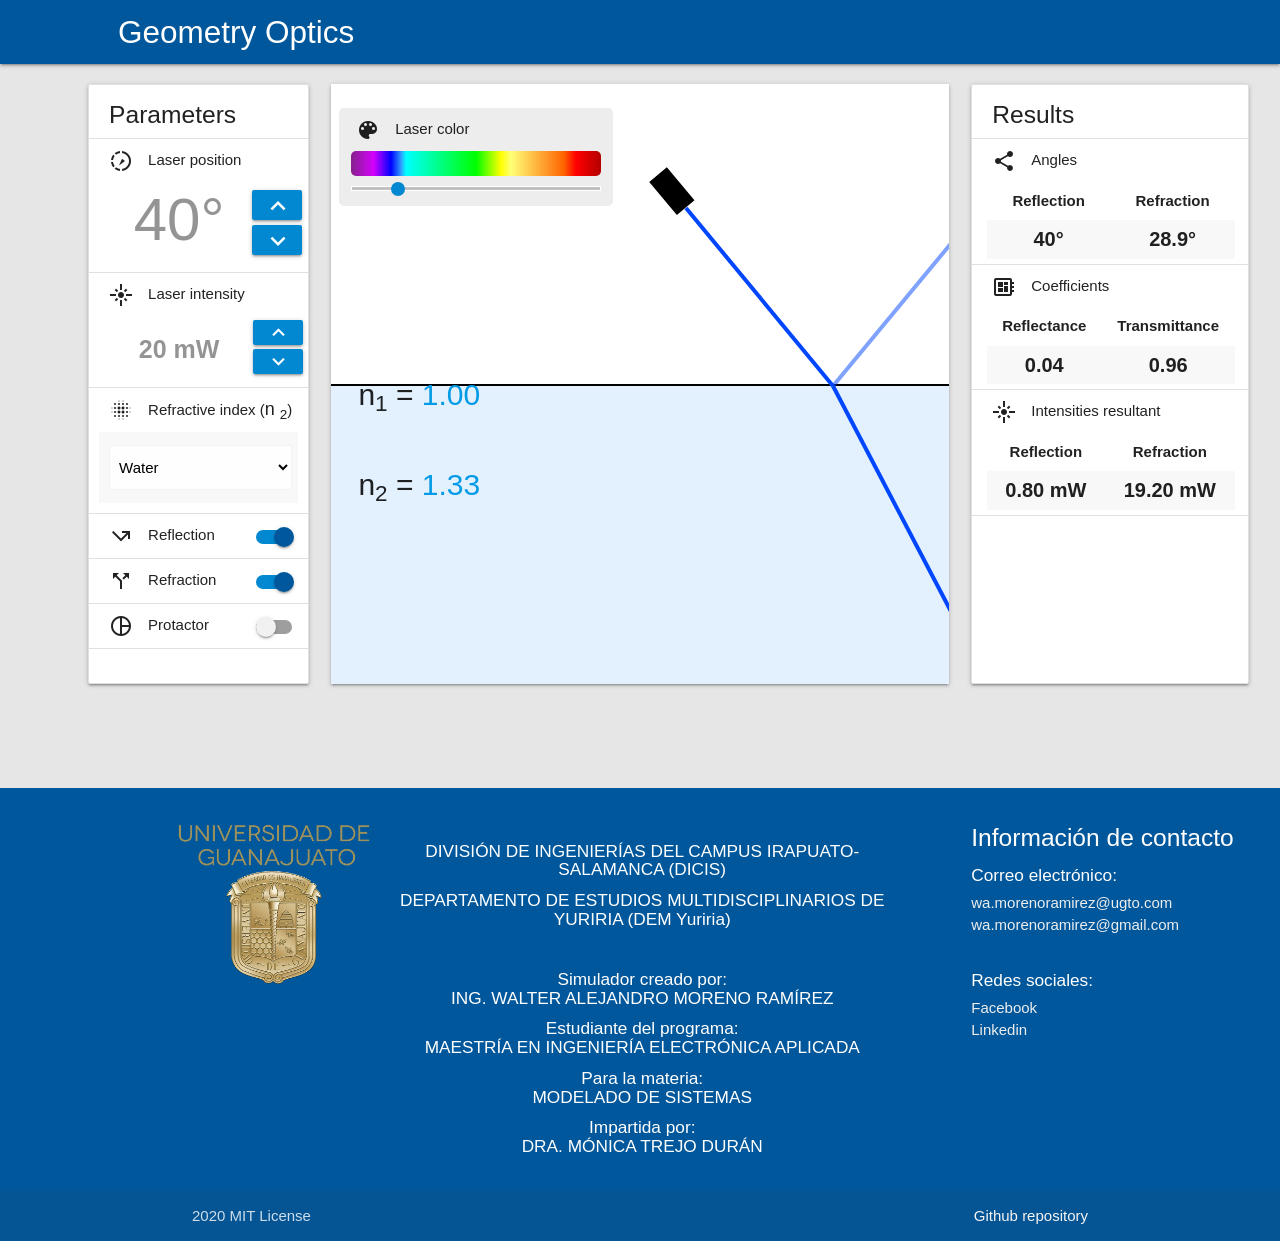
<file: index.html>
<!DOCTYPE html>
<html lang="en">
<head>
    <meta charset="UTF-8">
    <meta name="viewport" content="width=device-width, initial-scale=1.0">
    <link rel="stylesheet" href="Resource/css/materialize.min.css">
    <link rel="stylesheet" href="Resource/css/App.css">
    <link href="https://fonts.googleapis.com/icon?family=Material+Icons" rel="stylesheet">

    <title> Geometric Optics </title>
</head>
    <body>

        <nav class="light-blue darken-4">
            <div class="row">
                <div class="col m1 l1"></div>
                <div class="col m10 l10">
                    <div class="nav-wrapper">
                        <a href="index.html" class="brand-logo"> Geometry Optics </a>
                        <ul id="nav-mobile" class="right hide-on-med-and-down">
                            <!-- <li> <a class='dropdown-trigger btn' href='#' data-target='dropdown1'>Programas</a> </li> -->
                        </ul>
                    </div>
                </div>
                <div class="col m1 l1"></div>
            </div>
        </nav>

        <!-- Dropdown Structure -->
        <ul id='dropdown1' class='dropdown-content'>
            <li><a href="#!">one</a></li>
            <li><a href="#!">two</a></li>
            <li class="divider" tabindex="-1"></li>
            <li><a href="#!">three</a></li>
            <li><a href="#!"><i class="material-icons">view_module</i>four</a></li>
            <li><a href="#!"><i class="material-icons">cloud</i>five</a></li>
        </ul>

        <div class="row"></div>
        <div class="row">
            <div class="col m1 l1 col-left-blank"></div>
            
            <div class="col m2 l2 col-parameters">
                
                <ul class="collection with-header parameters-area">
                    <li class="collection-header"><h5> <strong>Parameters</strong> </h5></li>

                    <li class="collection-item">
                        <p class="laser-position-title"> <i class="material-icons left">slow_motion_video</i> Laser position </p>
                        
                        <div class="container-laser-position">
                            <div class="input-field laser-rotation-input">
                                <input disabled placeholder="Laser rotation" id="txtLaserPosition" type="text" class="validate" value="40°">
                            </div>

                            <div class="position-buttons">
                                <button id="btnMoreDegrees" class="waves-effect waves btn-small btnPaintCSS light-blue darken-2 degrees-icon"><i class="large material-icons">expand_less</i></button>
                                <button id="btnLessDegrees" class="waves-effect waves btn-small btnPaintCSS light-blue darken-2 degrees-icon"><i class="large material-icons">expand_more</i></button>
                            </div>

                        </div>
                    </li>

                    <li class="collection-item">
                        <p class="laser-position-title"> <i class="material-icons left">flare</i> Laser intensity  </p>

                        <div class="container-laser-position">
                            <div class="input-field laser-rotation-input">
                                <input disabled id="txt-laser-intensity" type="text" class="validate" value="20 mW">
                            </div>

                            <div class="position-intensity-buttons">
                                <button id="btn-more-laser-intensity" class="waves-effect waves btn light-blue darken-2 laser-icon"><i class="large material-icons">expand_less</i></button>
                                <button id="btn-less-laser-intensity" class="waves-effect waves btn light-blue darken-2 laser-icon"><i class="large material-icons">expand_more</i></button>
                            </div>

                        </div>
                    </li>

                    <li class="collection-item">
                        <div class="laser-position-title">
                            
                            <div> <i class="material-icons left">blur_on</i> Refractive index (<div class="refractive-indices-notation"> <strong>n <sub>2</sub></strong></div>) </div>

                            <table class="table-refractive-indices striped">
                                <thead>
                                  <tr>
<!--                                    <th class="center-align refractive-indices-notation"> n <sub>2</sub> </th>
                                    <th class="center-align refractive-indices-notation">
                                        <div class="numeration-refractive-index-3"></div> n <sub>3</sub> </div>
                                        
                                        <div class="switch switch-refractive-index-3">
                                            <label>
                                                <input id="checkbox-activate-index-3" type="checkbox">
                                                <span  class="lever"></span>
                                            </label>
                                        </div>
                                    </th> -->
                                  </tr>
                                </thead>
<br>
                                <tbody>
                                  <tr>
                                    <td>
                                        <div class="select-refractive-index-container">
                                            <select id="select-refractive-index-2" class="browser-default">
                                              <option value="1">Air</option>
                                              <option value="2">Water</option>
                                              <option value="3">Glass</option>
                                            </select>
                                        </div>
                                    </td>
<!--                                    <td>
                                        <div class="select-refractive-index-container">
                                            <select id="select-refractive-index-3" class="browser-default" disabled>
                                              <option value="1">Air</option>
                                              <option value="2">Water</option>
                                              <option value="3">Glass</option>
                                            </select>
                                        </div>
                                    </td> -->
                                  </tr>
                                </tbody>
                              </table>

                        </div>
                    </li>

                    <li class="collection-item">
                        <div class="laser-position-title">
                            <div> <i class="material-icons left">call_missed_outgoing</i> Reflection  </div>
                            <div class="switch switch-reflection">
                                <label>
                                    <input id="checkboxReflection" type="checkbox">
                                    <span  class="lever"></span>
                                </label>
                            </div>
                        </div>
                    </li>

                    <li class="collection-item">
                        <div class="laser-position-title">
                            <div> <i class="material-icons left">call_split</i> Refraction  </div>
                            
                            <div class="switch switch-refraction">
                                <label>
                                    <input id="checkboxRefraction" type="checkbox">
                                    <span  class="lever"></span>
                                </label>
                            </div>

                        </div>

                    </li>

                    <li class="collection-item">
                        <div class="laser-position-title">
                            <div> <i class="material-icons left">pie_chart_outlined</i> Protactor  </div>
                            <div class="switch switch-transportador">
                                <label>
                                    <input id="checkboxImgTransportador" type="checkbox">
                                    <span  class="lever"></span>
                                </label>
                            </div>

                        </div>
                    </li>

                    <li class="collection-item"> </li>

                </ul>
                
            </div>

            <!-- Pizarron para pintar las simulaciones -->
            <div class="col m6 l6">
                <div class="container-svg">
                    <svg id="svg_paint" height="100%" width="100%">
                    </svg>
                </div>
    
                <img src="Resource/images/transportador.png" id="img-transportador" class="img-transportador">
                <p class="ref-index1-container"> n<sub>1</sub> = <a class="ref-index1"></a>  </p>
                <p class="ref-index2-container"> n<sub>2</sub> = <a class="ref-index2"></a>  </p>
                <p class="ref-index3-container"> n<sub>3</sub> = <a class="ref-index3"></a>  </p>

                <div class="color-slider-container">
                    <p class="title-laser-color"> <i class="material-icons left">color_lens</i> Laser color </p>
                    <div class="color-box"></div>
                    <div class="color-range-field">
                        <p class="range-field">
                            <input type="range" id="range-color" min="400" max="700" />
                        </p>
                    </div>
                </div>

                <div id="test-slider"></div>

            </div>

            <!-- Columna para los resultados -->
            <div class="col m2 l2 col-results">
                <ul class="collection with-header parameters-area">
                    <li class="collection-header"><h5> <strong>Results</strong> </h5></li>

                    <li class="collection-item">
                        <p class="laser-position-title"> <i class="material-icons left">share</i> Angles </p>

                        <table class="table-angles striped">
                            <thead>
                              <tr>
                                  <th class="center-align">Reflection</th>
                                  <th class="center-align">Refraction</th>
                              </tr>
                            </thead>
                    
                            <tbody>
                              <tr class="tr-data">
                                <td class="angle-reflection-result center-align"></td>
                                <td class="angle-refraction-result center-align"></td>
                              </tr>
                            </tbody>
                        </table>

                    </li>

                    <li class="collection-item">
                        <p class="laser-position-title"> <i class="material-icons left">developer_board</i> Coefficients </p>

                        <table class="table-coefficients striped">
                            <thead>
                              <tr>
                                  <th class="center-align">Reflectance</th>
                                  <th class="center-align">Transmittance</th>
                              </tr>
                            </thead>
                    
                            <tbody>
                              <tr class="tr-data">
                                <td class="resultReflectance center-align"></td>
                                <td class="resultTransmittance center-align"></td>
                              </tr>
                            </tbody>
                        </table>
                    </li>

                    <li class="collection-item">
                        <p class="laser-position-title"> <i class="material-icons left">flare</i> Intensities resultant </p>

                        <table class="table-coefficients striped">
                            <thead>
                              <tr>
                                  <th class="center-align">Reflection</th>
                                  <th class="center-align">Refraction</th>
                              </tr>
                            </thead>
                    
                            <tbody>
                              <tr class="tr-data">
                                <td class="resultReflectionIntensity center-align"></td>
                                <td class="resultRefractionIntensity center-align"></td>
                              </tr>
                            </tbody>
                        </table>
                    </li>

                    <li class="collection-item">
                    </li>

<!--
                    <li class="collection-item">
                        <p class="laser-position-title"> <i class="material-icons left">trending_flat</i> Max distance </p>
                        <table class="table-coefficients striped">
                            <tbody>
                              <tr class="tr-data">
                                <td class="result-max-distance center-align"> 2 m </td>
                              </tr>
                            </tbody>
                        </table>
                    </li>
-->

<!--                    <li class="collection-item">
                        <button class="btn waves-effect waves-light btn-draw-circle light-blue darken-4" type="submit" name="action">
                            Draw circle <i class="material-icons left">brightness_1</i>
                        </button>
                    </li> -->            
                </ul>
            </div>

            <div class="col m1 l1"></div>
        </div><br><br><br>

        <footer class="page-footer light-blue darken-4">
            <div class="row">

                <div class="col m1 l1"></div>
                <div class="col m3 l3">
                    <img class="imagen-ug" src="Resource/images/escudo.png" alt="Escudo oficial de la Universidad de Guanajuato" href="www.ugto.mx">
                </div>

                <div class="col m5 l5">
                    <div class="course-information"> <br>
                        <h6 class="white-text center-align">DIVISI&Oacute;N DE INGENIER&Iacute;AS DEL CAMPUS IRAPUATO-SALAMANCA (DICIS)</h6>
                        <h6 class="white-text center-align">DEPARTAMENTO DE ESTUDIOS MULTIDISCIPLINARIOS DE YURIRIA (DEM Yuriria)</h6> <br>
                        <h6 class="white-text center-align">Simulador creado por: <br> ING. WALTER ALEJANDRO MORENO RAM&Iacute;REZ</h6>
                        <h6 class="white-text center-align">Estudiante del programa: <br> MAESTRÍA EN INGENIER&Iacute;A ELECTR&Oacute;NICA APLICADA</h6>
                        <h6 class="white-text center-align">Para la materia: <br> MODELADO DE SISTEMAS </h6>
                        <h6 class="white-text center-align">Impartida por: <br> DRA. M&Oacute;NICA TREJO DUR&Aacute;N </h6>

                        <p class="grey-text text-lighten-4 center-align">  </p>
                    </div>
                </div>

                <div class="col m3 l3">
                    <h5 class="white-text"> Información de contacto </h5>
                    <ul>
                        <h6>Correo electr&oacute;nico:</h6>
                        <li><a class="grey-text text-lighten-3" href="#!">wa.morenoramirez@ugto.com</a></li>
                        <li><a class="grey-text text-lighten-3" href="#!">wa.morenoramirez@gmail.com</a></li> <br>
                        
                        <h6>Redes sociales:</h6>
                        <li><a class="grey-text text-lighten-3" href="https://www.facebook.com/walteralejandromr">Facebook</a></li>
                        <li><a class="grey-text text-lighten-3" href="https://www.linkedin.com/in/walter-alejandro-moreno-ram%C3%ADrez-91846a1a5/">Linkedin</a></li>
                    </ul>
                </div>

            </div>
            <div class="footer-copyright">
                <div class="container">
                2020 MIT License
                <a class="grey-text text-lighten-4 right" href="https://github.com/wamor17/Geometry_Optics_Simulator"> Github repository </a>
                </div>
            </div>
        </footer>

        <script src="Resource/js/jquery-3.5.1.min.js"></script>
        <script src="Resource/js/materialize.min.js"></script>
        <script src="Resource/js/App.js"></script>
    </body>
</html>
</file>
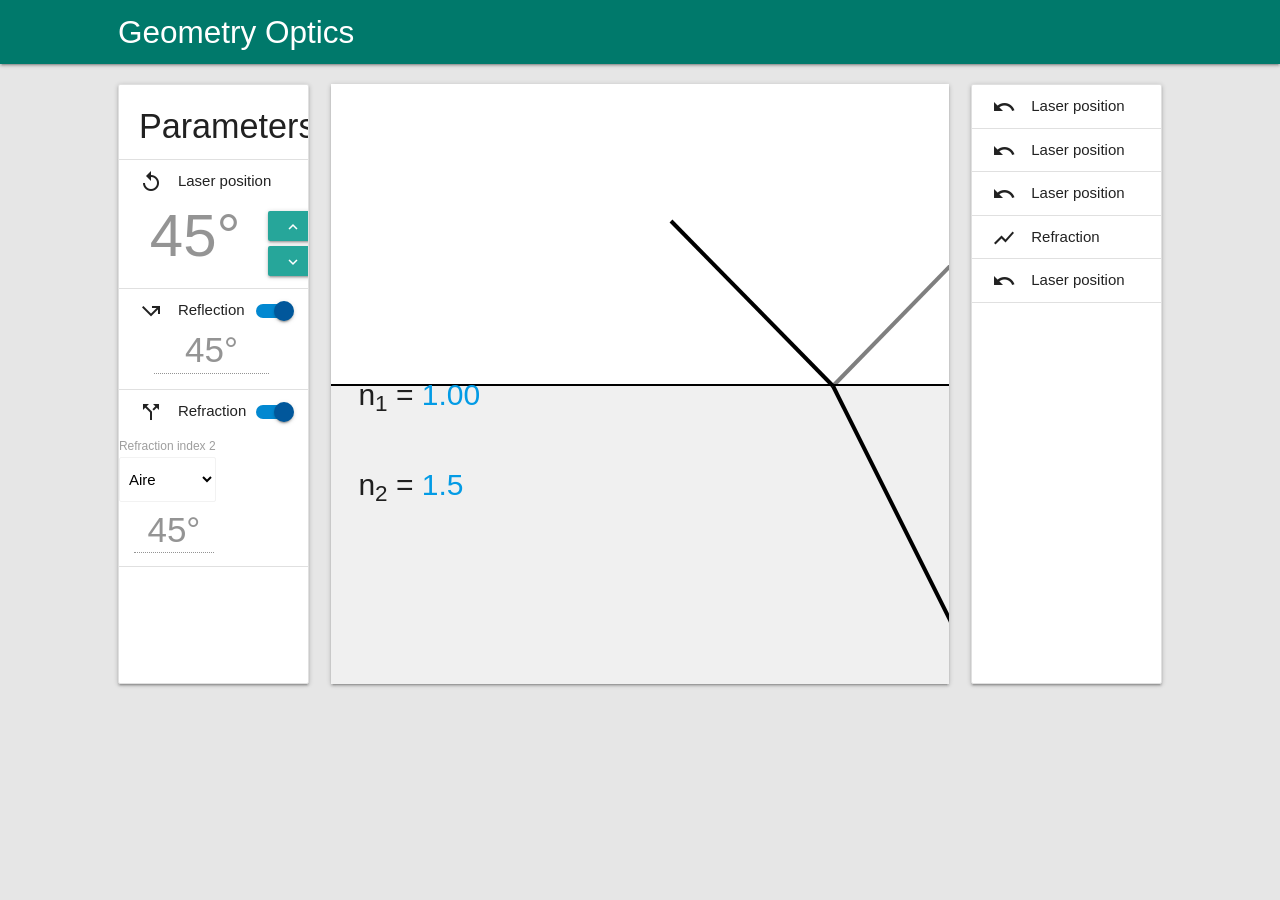
<file: App.html>
<!DOCTYPE html>
<html lang="en">
<head>
    <meta charset="UTF-8">
    <meta name="viewport" content="width=device-width, initial-scale=1.0">
    <link rel="stylesheet" href="Resource/css/materialize.min.css">
    <link rel="stylesheet" href="Resource/css/App.css">
    <link href="https://fonts.googleapis.com/icon?family=Material+Icons" rel="stylesheet">

    <title> Geometric Optics </title>
</head>
    <body>
        
        <nav class="teal darken-2">
            <div class="row">
                <div class="col m1 l1"></div>
                <div class="col m10 l10">
                    <div class="nav-wrapper">
                        <a href="#" class="brand-logo"> Geometry Optics </a>
                        <ul id="nav-mobile" class="right hide-on-med-and-down">
                            <!-- <li> <a class='dropdown-trigger btn' href='#' data-target='dropdown1'>Programas</a> </li> -->
                        </ul>
                    </div>
                </div>
                <div class="col m1 l1"></div>
            </div>
        </nav>

        <!-- Dropdown Structure -->
        <ul id='dropdown1' class='dropdown-content'>
            <li><a href="#!">one</a></li>
            <li><a href="#!">two</a></li>
            <li class="divider" tabindex="-1"></li>
            <li><a href="#!">three</a></li>
            <li><a href="#!"><i class="material-icons">view_module</i>four</a></li>
            <li><a href="#!"><i class="material-icons">cloud</i>five</a></li>
        </ul>

        <div class="row"></div>
        <div class="row">
            <div class="col m1 l1"></div>
            
            <div class="col m2 l2">
                
                <ul class="collection with-header parameters-area">
                    <li class="collection-header"><h4>Parameters</h4></li>

                    <li class="collection-item">
                        <p class="laser-position-title"> <i class="material-icons left">replay</i> Laser position </p>
                        
                        <div class="container-laser-position">
                            <div class="input-field laser-rotation-input">
                                <input disabled placeholder="Laser rotation" id="txtLaserPosition" type="text" class="validate" value="45°">
                            </div>

                            <div class="position-buttons">
                                <button id="btnMoreDegrees" class="waves-effect waves btn-small btnPaintCSS"><i class="large material-icons">expand_less</i></button>
                                <button id="btnLessDegrees" class="waves-effect waves btn-small btnPaintCSS"><i class="large material-icons">expand_more</i></button>
                            </div>

                        </div>
                    </li>

                    <li class="collection-item">
                        <div class="laser-position-title">
                            <div> <i class="material-icons left">call_missed_outgoing</i> Reflection  </div>
                            <div class="switch switch-reflection">
                                <label>
                                    <input id="checkboxReflection" type="checkbox">
                                    <span  class="lever"></span>
                                </label>
                            </div>

                            <div class="input-field container-text-box">
                                <input disabled id="textbox-reflection" placeholder="" type="text" class="validate" value="45°">
                            </div>
                        </div>
                    </li>

                    <li class="collection-item">
                        <div class="laser-position-title">
                            <div> <i class="material-icons left">call_split</i> Refraction  </div>
                            
                            <div class="switch switch-refraction">
                                <label>
                                    <input id="checkboxRefraction" type="checkbox">
                                    <span  class="lever"></span>
                                </label>
                            </div>

                        </div>

                        <div class="refraction-box">
                            <div class="select-refraction-index-container">
                                <label>Refraction index 2</label>
                                <select id="select-refraction-index" class="browser-default">
                                  <option value="1">Aire</option>
                                  <option value="2">Agua</option>
                                  <option value="3">V&iacute;drio</option>
                                </select>
                            </div>
    
                            <div class="input-field container-text-box">
                                <input disabled id="textbox-refraction" placeholder="" type="text" class="validate" value="45°">
                            </div>
                        </div>


                    </li>

                    <li class="collection-item"> </li>

                </ul>
                
            </div>

            <div class="col m6 l6">
                <div class="container-svg">
                    <svg id="svg_paint" height="100%" width="100%"> </svg>
                </div>
    
                <img src="Resource/images/transportador.png" id="img-transportador" class="img-transportador">
                <p class="ref-index1-container"> n<sub>1</sub> = <a class="ref-index1"></a>  </p>
                <p class="ref-index2-container"> n<sub>2</sub> = <a class="ref-index2"></a>  </p>
            </div>

            <div class="col m2 l2">
                <ul class="collection with-header parameters-area">

                    <li class="collection-item">
                        <p class="laser-position-title"> <i class="material-icons left">undo</i> Laser position </p>                        
                    </li>

                    <li class="collection-item">
                        <p class="laser-position-title"> <i class="material-icons left">undo</i> Laser position </p>                        
                    </li>

                    <li class="collection-item">
                        <p class="laser-position-title"> <i class="material-icons left">undo</i> Laser position </p>                        
                    </li>

                    <li class="collection-item">
                        <p class="laser-position-title"> <i class="material-icons left">show_chart</i> Refraction </p>
                    </li>

                    <li class="collection-item">
                        <p class="laser-position-title"> <i class="material-icons left">undo</i> Laser position </p>
                    </li>

                    <li class="collection-item">
<!--                        <div class="button-drawing">
                            <button id="btnDrawGuideLines" class="waves-effect waves btn-small btnPaintCSS">Guide lines</button>
                            <button id="btnDrawCircle" class="waves-effect waves btn-small btnPaintCSS">Draw circle</button>
-->
                        </div>
                    </li>
                    
                </ul>
            </div>

            <div class="col m1 l1"></div>

        </div>

        <script src="Resource/js/jquery-3.5.1.min.js"></script>
        <script src="Resource/js/materialize.min.js"></script>
        <script src="Resource/js/App.js"></script>
    </body>
</html>
</file>
<file: Resource/css/App.css>
body{
    background: rgb(230, 230, 230);
}

.container-svg{
    position: relative;
    width: 100%;
    height: 600px;
    background: linear-gradient(180deg, rgb(255, 255, 255) 50%, rgb(227, 241, 255) 50%, rgb(227, 241, 255) 100%);
    box-shadow: 0 2px 2px 0 rgba(0,0,0,0.14), 0 3px 1px -2px rgba(0,0,0,0.12), 0 1px 5px 0 rgba(0,0,0,0.2);
    z-index: -1;
    display: block;
    opacity: 1;
}

.col-results{
    width: 300px !important;
}

.position-buttons{
    width: 50px;
    padding: 0 0 0 1%;
}

.position-buttons button{
   display: block;
}

#btnMoreDegrees, #btnLessDegrees{
    margin: 5px;
    width: 50px;
    height: 30px;
    z-index: 100;
}

#img-transportador{
    display: none;
    position: absolute;
    left: 42%;
    right: auto;
    top: 18.8%;
    bottom: auto;
    width: 30%;
    z-index: 1;
    opacity: 0.4;
    border-radius: 100%;
}

.collection-item{
    padding-left: 15px !important;
}

.collection-item{
    padding: 0 !important;
    box-shadow: none !important;
}

.collapsible, .parameters-area, .expandible {
    box-shadow: none !important;
}

.collapsible-body{
    background-color: white !important;
}

.collapsible, .collection, .parameters-area{
    background-color: white;
    height: 600px;
    margin-top: 0;
    box-shadow: 0 2px 2px 0 rgba(0,0,0,0.14), 0 3px 1px -2px rgba(0,0,0,0.12), 0 1px 5px 0 rgba(0,0,0,0.2) !important;
}

.btnPaintCSS{
    left: 30%
}

#txtLaserPosition, #txt-laser-intensity{
    position: relative;
    top: -15px;
    left: 15px;
    width: 100px;
    height: 65px;
    font-size: 60px !important;
    margin: 0 0 0 0 !important;
    padding: 2px 10px 2px 15px;
    text-align: center;
    border-bottom: 0 !important;
}

.laser-position-title{
    margin: 10px 0px 10px 20px;
}

.laser-position-title div{
    display: inline-block;
}

.switch-reflection, .switch-refraction, .switch-transportador{
     position: absolute;
     right: 0;
 }

.ref-index1-container, .ref-index2-container, .ref-index3-container{
    position: absolute;
    font-size: 30px;
}

.ref-index1-container{
    top: 38%;
    left: 28%;
}

.ref-index2-container{
    top: 48%;
    left: 28%;
}

.ref-index3-container{
    top: 68%;
    left: 28.3%;
}

#textbox-reflection, #checkboxImgTransportador{
    margin-bottom: 0px !important;
    width: 80%;
    font-size: 35px;
    text-align: center; 
}

.refraction-box div{
    display: inline-block;
}

.select-refractive-index-container{
    margin: 5px 2px;
    width: 100%;
}

.container-text-box{
    margin: 5px 5px 5px -10px !important;
    padding: 0 5px 0 25px;
    right: 0;
}

.refraction-box div{
    display: inline-block;
}

#textbox-refraction{
    width: 80px;
    font-size: 35px;
    text-align: center;
}

.txt-output-reflection{
    margin: 2px 10px 2px 10px;
}

.result-reflection-container p, .result-refraction-container p{
    display: inline-block;
}

.results-simulation{
    margin: 0 0px 0 20px !important;
}

.angle-reflection-result, .angle-refraction-result{
    position: relative;
    font-size: 20px;
    font-weight: bold;
    margin-left: 15px;
}

.row-menu-navbar{
    margin-bottom: 0 !important;
}

.table-coefficients{
    margin: 0 5px 5px 15px;
    width: 90% !important;
}

.table-angles{
    margin: 0 5px 5px 15px;
    width: 90% !important;
}

.table-refractive-indices{
    margin: 5% 5px 5px -10px;
    width: 100%;
}

.refractive-indices-notation{
    font-size: 18px;
}

th, td{
    padding: 8px !important;
}

.resultReflectance, .resultTransmittance, .resultReflectionIntensity, .resultRefractionIntensity{
    font-size: 20px;
    font-weight: bold;
}

.tr-data{
    border-bottom: 0 !important;
}

.collection-header{
    padding: 0 20px !important;
}

.imagen-ug{
    width: 75%;
    margin-left: 15%;
/*    margin-top: 30px;    */
}

.course-information{
    position: relative;
    left: -10%;
}

.container-laser-position div{
    display: inline-block;
    margin: 1px !important;
}

.container-laser-position{
    padding: 2px 2px 2px 2px !important;
    margin-left: -8%;
    text-align: center;
    
}

.laser-intensity{
    margin: 6px 20px 10px 45px;
    width: 50%;
    border: 1px solid black;
}

#txt-laser-intensity{
    height: 50px !important;
    text-align: center !important;
    font-size: 25px !important;
    top: -8px;
    font-weight: bold;
}

#btn-more-laser-intensity, #btn-less-laser-intensity{
    margin: 2px;
    width: 50px;
    height: 25px;
}

.position-intensity-buttons{
    width: 50px;
    padding: 0 0 0 9%;
}

.laser-icon i{
    position: relative;
    font-size: 25px;
    top: -5px;
    left: -3px;
}

.degrees-icon i{
    font-size: 30px;
    position: relative;
    left: -5px;
}

.switch label input[type=checkbox]:checked+.lever {
    background-color: #0288d1;
}
  
.switch label input[type=checkbox]:checked+.lever:after {
    background-color: #01579b;
}

.btn-draw-circle{
    margin-left: 22%;
    margin-top: 10%;
}

.result-max-distance{
    font-size: 20px;
    font-weight: bold;
}

.numeration-refractive-index-3{
    left: 0 !important;
}

.switch-refractive-index-3{
    margin-right: -35px;
}

.numeration-refractive-index-3{
    margin-right: -20px;
}

.ref-index3-container{
    display: none;
}

.color-box{
    width: 250px;
    height: 25px;
    background-color: rgb(220, 220, 220);
    border-radius: 5px;
    background: linear-gradient(90deg, rgb(133, 33, 139) 0%, rgb(212, 2, 251) 9%, rgb(0, 0, 255) 16%, rgb(48, 155, 255) 20%, rgb(0, 255, 255) 22%, rgb(0, 255, 0) 50%, rgb(255, 255, 0) 60%, rgb(255, 255, 120) 64%, rgb(254, 102, 1) 85%, rgb(255, 0, 0) 90%, rgb(180, 0, 0) 100% );
}

.color-slider-container div{
    display: block;
}

.color-slider-container{
    position: absolute;
    top: 12%;
    left: 26.5%;
    padding: 5px 12px 5px 12px;
    background-color: rgba(220, 220, 220, 0.5);
    border-radius: 5px;
    z-index: 15;
}

.range-field{
    margin-bottom: -5px;
    margin-top: -5px;
}

.range-color{
    background-color: rgb(0, 0, 255) !important;
}

.img-espectro-visible{
    position: absolute;
    top: 15%;
    width: 100%;
    height: 40px;
}

.title-laser-color{
    margin: 5px 0px 10px 5px;
}

/* Change the slider color*/

input[type=range]::-webkit-slider-thumb {
    background-color: #0288d1;
}

input[type=range]::-moz-range-thumb {
    background-color: #0288d1;
}

input[type=range]::-ms-thumb {
    background-color: #0288d1;
}

input[type=range] + .thumb {
    background-color: #01579b;
}

input[type=range] + .thumb.active .value {
    color: #dedede;
}

.col-left-blank{
    width: 6% !important;
}

.col-parameters{
    width: 19% !important;
}
</file>
